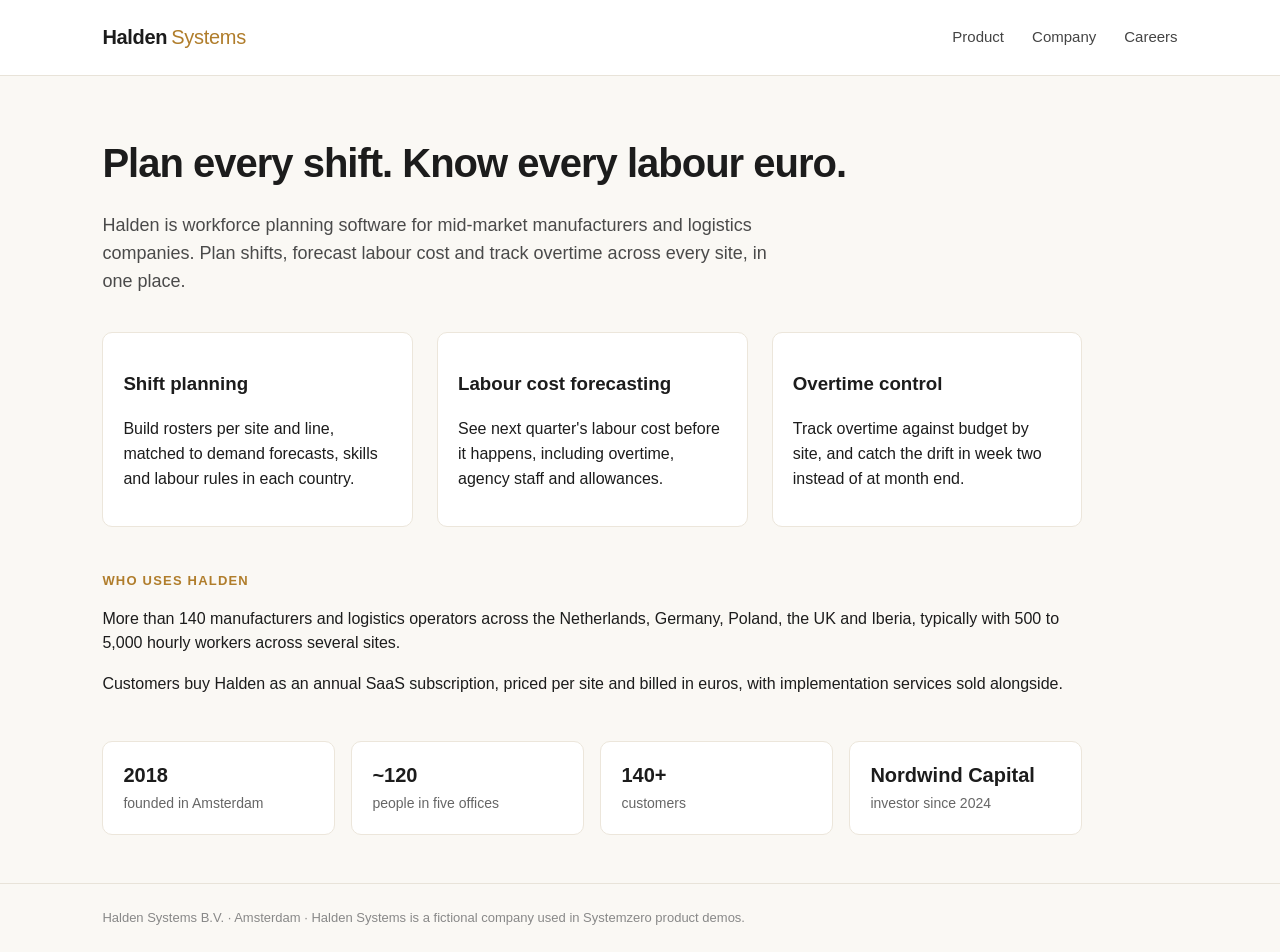
<file: index.html>
<!doctype html>
<html lang="en">
<head>
<meta charset="utf-8" />
<meta name="viewport" content="width=device-width, initial-scale=1" />
<title>Halden Systems · Workforce planning for manufacturers and logistics</title>
<meta name="description" content="Halden Systems builds workforce planning software for mid-market manufacturers and logistics companies: shift planning, labour cost forecasting and overtime tracking across sites." />
<link rel="stylesheet" href="style.css" />
</head>
<body>
<header><a class="logo" href="index.html">Halden<span>Systems</span></a>
<nav><a href="index.html">Product</a><a href="about.html">Company</a><a href="careers.html">Careers</a></nav></header>
<main>
<section class="hero">
<h1>Plan every shift. Know every labour euro.</h1>
<p>Halden is workforce planning software for mid-market manufacturers and logistics companies. Plan shifts, forecast labour cost and track overtime across every site, in one place.</p>
</section>
<section class="grid">
<div><h3>Shift planning</h3><p>Build rosters per site and line, matched to demand forecasts, skills and labour rules in each country.</p></div>
<div><h3>Labour cost forecasting</h3><p>See next quarter's labour cost before it happens, including overtime, agency staff and allowances.</p></div>
<div><h3>Overtime control</h3><p>Track overtime against budget by site, and catch the drift in week two instead of at month end.</p></div>
</section>
<section>
<h2>Who uses Halden</h2>
<p>More than 140 manufacturers and logistics operators across the Netherlands, Germany, Poland, the UK and Iberia, typically with 500 to 5,000 hourly workers across several sites.</p>
<p>Customers buy Halden as an annual SaaS subscription, priced per site and billed in euros, with implementation services sold alongside.</p>
</section>
<section class="facts">
<div><b>2018</b><span>founded in Amsterdam</span></div>
<div><b>~120</b><span>people in five offices</span></div>
<div><b>140+</b><span>customers</span></div>
<div><b>Nordwind Capital</b><span>investor since 2024</span></div>
</section>
</main>
<footer>Halden Systems B.V. · Amsterdam · Halden Systems is a fictional company used in Systemzero product demos.</footer>
</body>
</html>
</file>
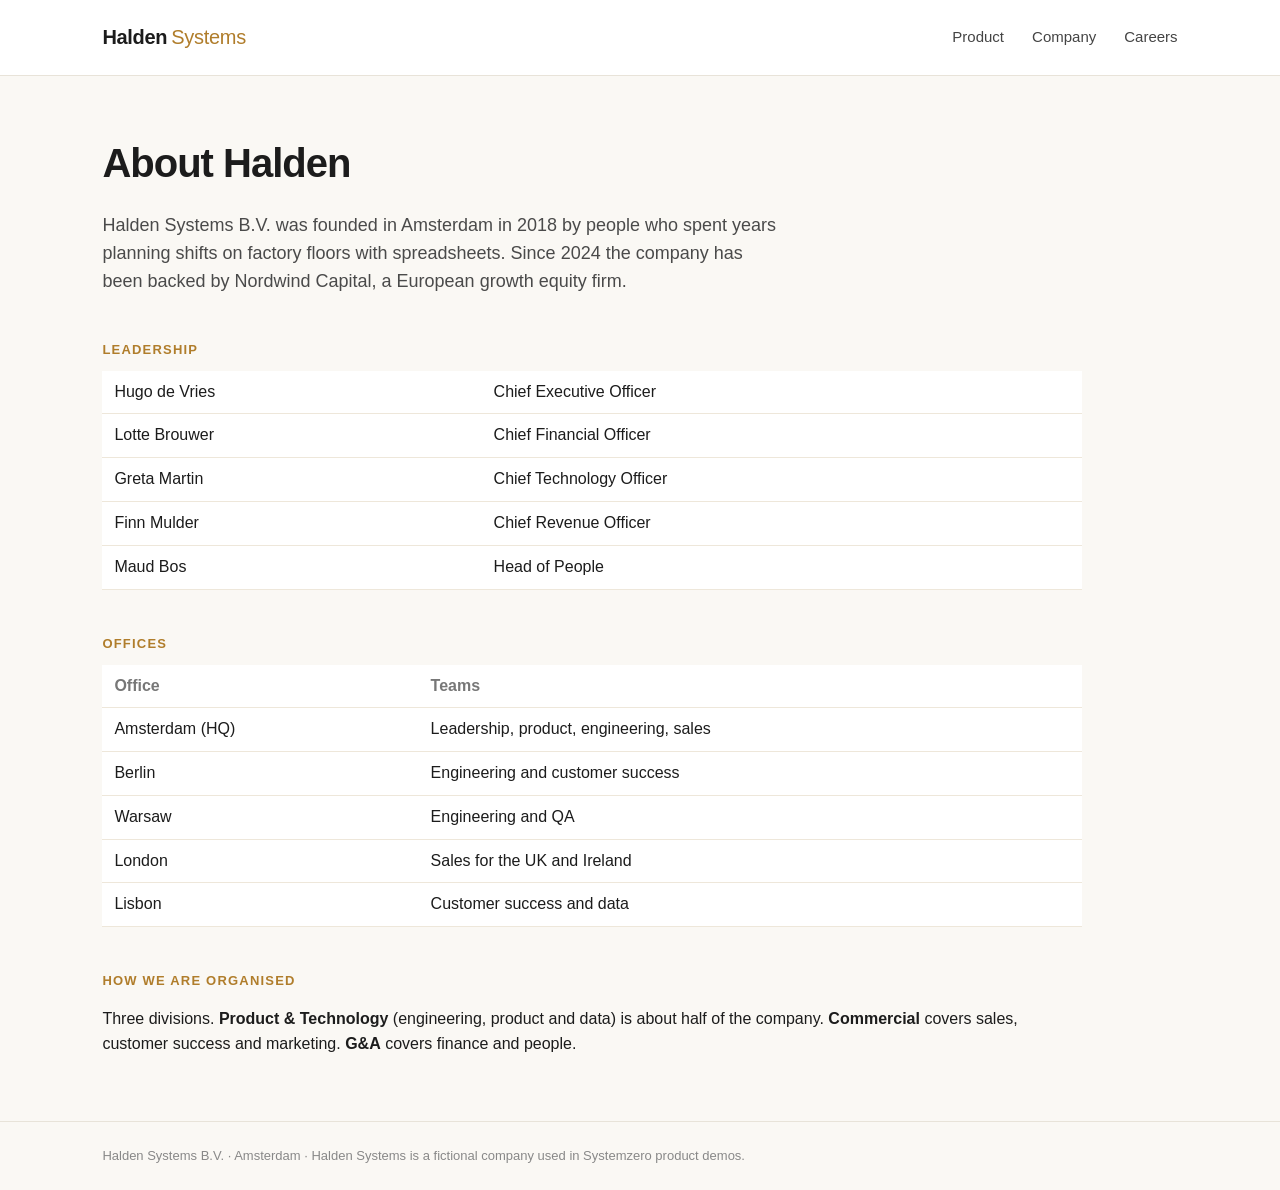
<file: about.html>
<!doctype html>
<html lang="en">
<head>
<meta charset="utf-8" />
<meta name="viewport" content="width=device-width, initial-scale=1" />
<title>Company · Halden Systems</title>
<link rel="stylesheet" href="style.css" />
</head>
<body>
<header><a class="logo" href="index.html">Halden<span>Systems</span></a>
<nav><a href="index.html">Product</a><a href="about.html">Company</a><a href="careers.html">Careers</a></nav></header>
<main>
<section class="hero"><h1>About Halden</h1>
<p>Halden Systems B.V. was founded in Amsterdam in 2018 by people who spent years planning shifts on factory floors with spreadsheets. Since 2024 the company has been backed by Nordwind Capital, a European growth equity firm.</p></section>
<section>
<h2>Leadership</h2>
<table>
<tr><td>Hugo de Vries</td><td>Chief Executive Officer</td></tr>
<tr><td>Lotte Brouwer</td><td>Chief Financial Officer</td></tr>
<tr><td>Greta Martin</td><td>Chief Technology Officer</td></tr>
<tr><td>Finn Mulder</td><td>Chief Revenue Officer</td></tr>
<tr><td>Maud Bos</td><td>Head of People</td></tr>
</table>
</section>
<section>
<h2>Offices</h2>
<table>
<tr><th>Office</th><th>Teams</th></tr>
<tr><td>Amsterdam (HQ)</td><td>Leadership, product, engineering, sales</td></tr>
<tr><td>Berlin</td><td>Engineering and customer success</td></tr>
<tr><td>Warsaw</td><td>Engineering and QA</td></tr>
<tr><td>London</td><td>Sales for the UK and Ireland</td></tr>
<tr><td>Lisbon</td><td>Customer success and data</td></tr>
</table>
</section>
<section>
<h2>How we are organised</h2>
<p>Three divisions. <b>Product &amp; Technology</b> (engineering, product and data) is about half of the company. <b>Commercial</b> covers sales, customer success and marketing. <b>G&amp;A</b> covers finance and people.</p>
</section>
</main>
<footer>Halden Systems B.V. · Amsterdam · Halden Systems is a fictional company used in Systemzero product demos.</footer>
</body>
</html>
</file>
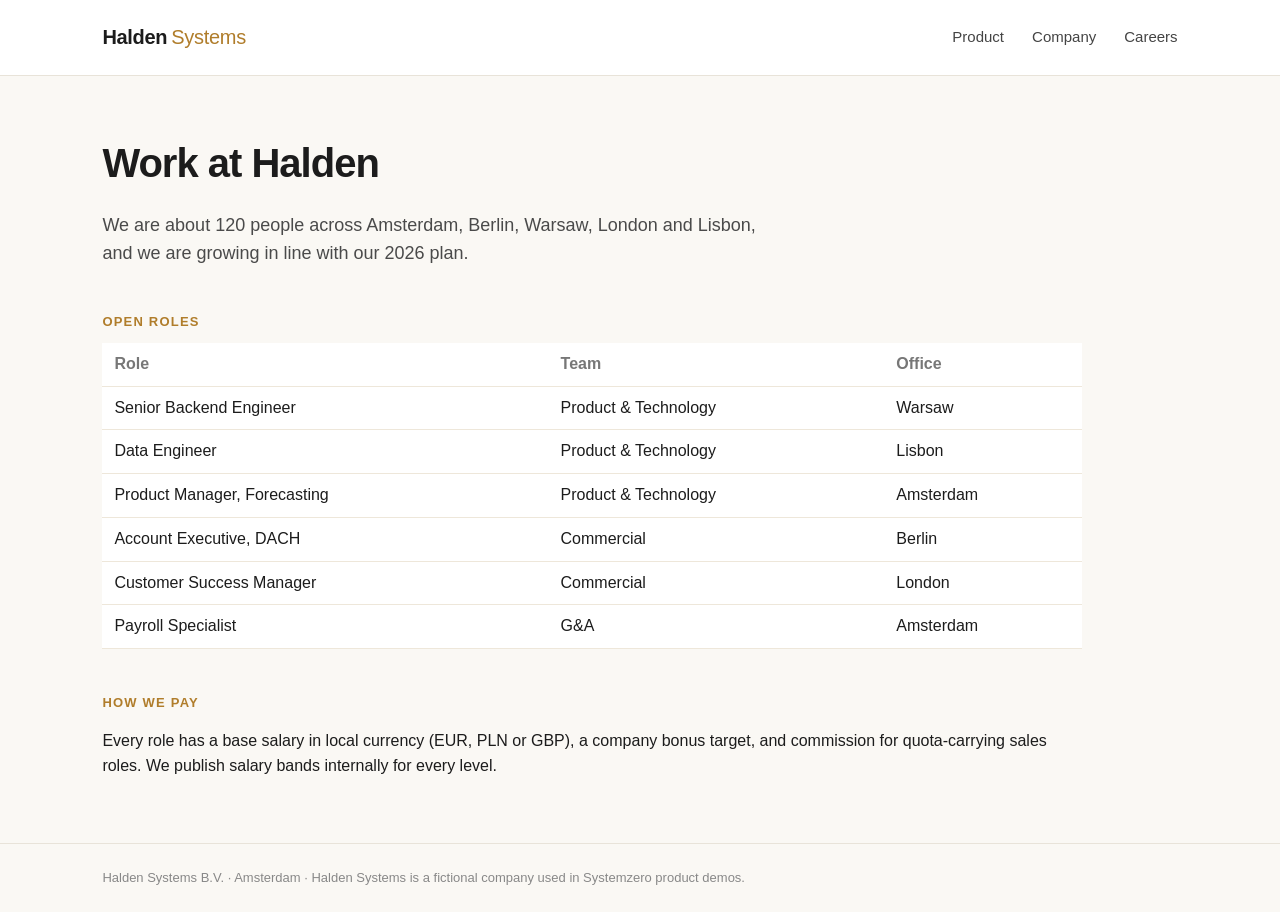
<file: careers.html>
<!doctype html>
<html lang="en">
<head>
<meta charset="utf-8" />
<meta name="viewport" content="width=device-width, initial-scale=1" />
<title>Careers · Halden Systems</title>
<link rel="stylesheet" href="style.css" />
</head>
<body>
<header><a class="logo" href="index.html">Halden<span>Systems</span></a>
<nav><a href="index.html">Product</a><a href="about.html">Company</a><a href="careers.html">Careers</a></nav></header>
<main>
<section class="hero"><h1>Work at Halden</h1>
<p>We are about 120 people across Amsterdam, Berlin, Warsaw, London and Lisbon, and we are growing in line with our 2026 plan.</p></section>
<section>
<h2>Open roles</h2>
<table>
<tr><th>Role</th><th>Team</th><th>Office</th></tr>
<tr><td>Senior Backend Engineer</td><td>Product &amp; Technology</td><td>Warsaw</td></tr>
<tr><td>Data Engineer</td><td>Product &amp; Technology</td><td>Lisbon</td></tr>
<tr><td>Product Manager, Forecasting</td><td>Product &amp; Technology</td><td>Amsterdam</td></tr>
<tr><td>Account Executive, DACH</td><td>Commercial</td><td>Berlin</td></tr>
<tr><td>Customer Success Manager</td><td>Commercial</td><td>London</td></tr>
<tr><td>Payroll Specialist</td><td>G&amp;A</td><td>Amsterdam</td></tr>
</table>
</section>
<section>
<h2>How we pay</h2>
<p>Every role has a base salary in local currency (EUR, PLN or GBP), a company bonus target, and commission for quota-carrying sales roles. We publish salary bands internally for every level.</p>
</section>
</main>
<footer>Halden Systems B.V. · Amsterdam · Halden Systems is a fictional company used in Systemzero product demos.</footer>
</body>
</html>
</file>
<file: style.css>
body { margin: 0; font-family: -apple-system, 'Helvetica Neue', Arial, sans-serif; color: #1c1c1c; background: #faf8f4; line-height: 1.55; }
header { display: flex; justify-content: space-between; align-items: center; padding: 22px 8vw; border-bottom: 1px solid #e8e3d9; background: #fff; }
.logo { font-weight: 700; font-size: 20px; color: #1c1c1c; text-decoration: none; letter-spacing: -0.3px; }
.logo span { color: #b07d2b; margin-left: 4px; font-weight: 500; }
nav a { margin-left: 28px; color: #444; text-decoration: none; font-size: 15px; }
main { padding: 0 8vw 48px; max-width: 980px; }
.hero h1 { font-size: 40px; letter-spacing: -1px; margin: 56px 0 12px; }
.hero p { font-size: 18px; color: #4a4a4a; max-width: 680px; }
h2 { font-size: 13px; text-transform: uppercase; letter-spacing: 1.2px; color: #b07d2b; margin-top: 44px; }
.grid { display: grid; grid-template-columns: repeat(3, 1fr); gap: 24px; margin-top: 36px; }
.grid div, .facts div { background: #fff; border: 1px solid #ece6db; border-radius: 10px; padding: 18px 20px; }
.facts { display: grid; grid-template-columns: repeat(4, 1fr); gap: 16px; margin-top: 44px; }
.facts b { display: block; font-size: 20px; }
.facts span { color: #666; font-size: 14px; }
table { border-collapse: collapse; width: 100%; background: #fff; }
td, th { text-align: left; padding: 9px 12px; border-bottom: 1px solid #eee7da; }
th { color: #777; font-weight: 600; }
footer { padding: 24px 8vw; color: #888; font-size: 13px; border-top: 1px solid #e8e3d9; }
</file>
